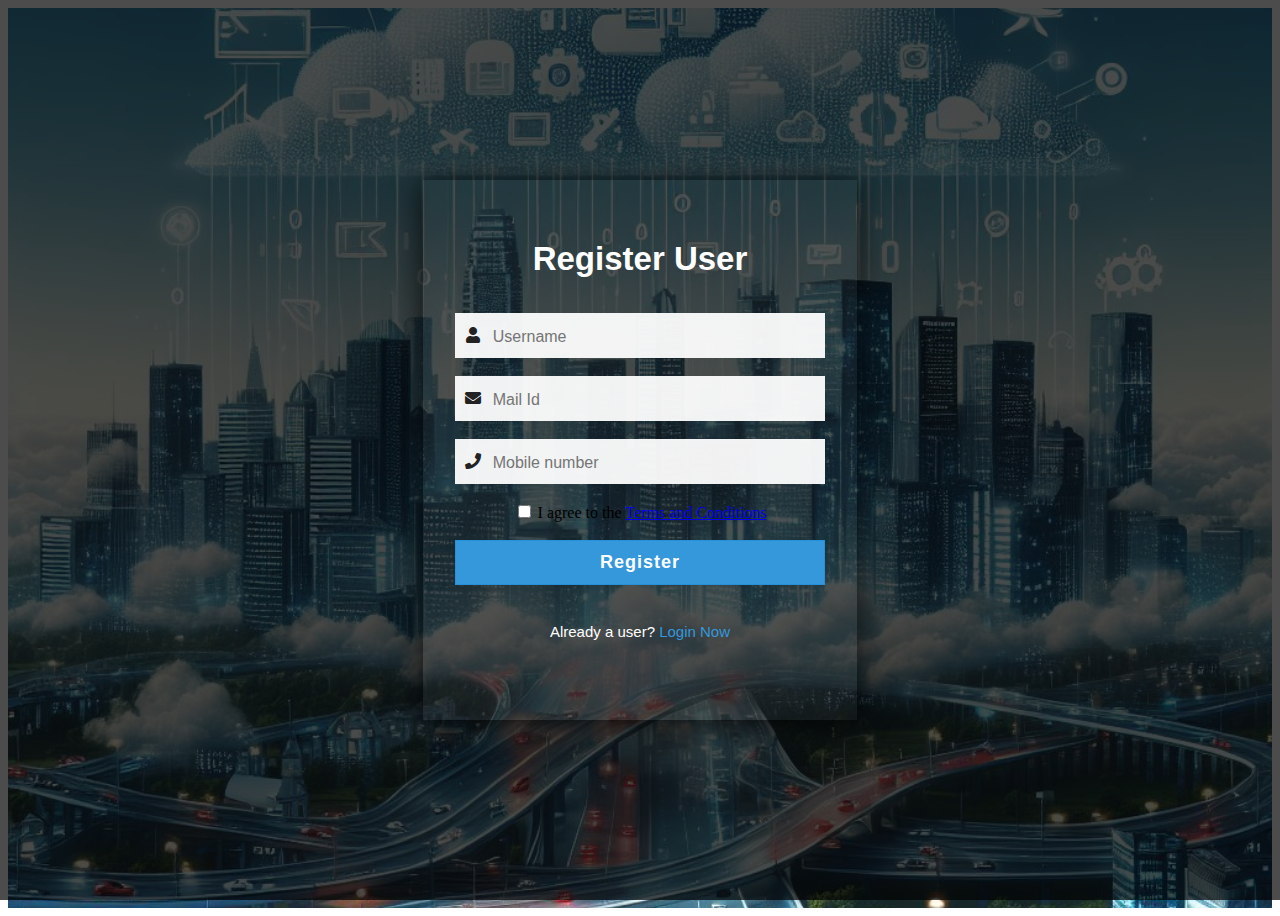
<file: index.html>
<!DOCTYPE html>
<!-- Created By CodingNepal -->
<html lang="en" dir="ltr">
  <head>
    <meta charset="utf-8" />
    <title>Transparent Login Form HTML CSS</title>
    <link rel="stylesheet" href="assets\css\style_register.css" />
    <link
      rel="stylesheet"
      href="https://cdnjs.cloudflare.com/ajax/libs/font-awesome/5.15.3/css/all.min.css"
    />
  </head>
  <body>
    <div class="bg-img">
      <div class="content">
        <header>Register User</header>
        <form action="courses.html" method="post">
          <div class="field">
            <span class="fa fa-user"></span>
            <input type="text" required placeholder="Username" />
          </div>
          <br />
          <div class="field">
            <span class="fa fa-envelope"></span>
            <input type="email" required placeholder="Mail Id" />
          </div>
          <br />
          <div class="field">
            <span class="fa fa-phone"></span>
            <input type="tel" placeholder="Mobile number" />
          </div>
          <br />
          <div>
            <input type="checkbox" id="terms" required>
            <label for="terms">I agree to the <a href="#">Terms and Conditions</a></label>
          </div>
          <br />
          <div class="field">
            <input type="submit" value="Register" />
          </div>
        </form>
        <br>
        <div class="login">
          Already a user?
          <a href="#">Login Now</a>
        </div>
      </div>
    </div>
    <script>
      const pass_field = document.querySelector(".pass-key");
      const showBtn = document.querySelector(".show");
      showBtn.addEventListener("click", function () {
        if (pass_field.type === "password") {
          pass_field.type = "text";
          showBtn.textContent = "HIDE";
          showBtn.style.color = "#3498db";
        } else {
          pass_field.type = "password";
          showBtn.textContent = "SHOW";
          showBtn.style.color = "#222";
        }
      });
</script>
  </body>
</html>
</file>
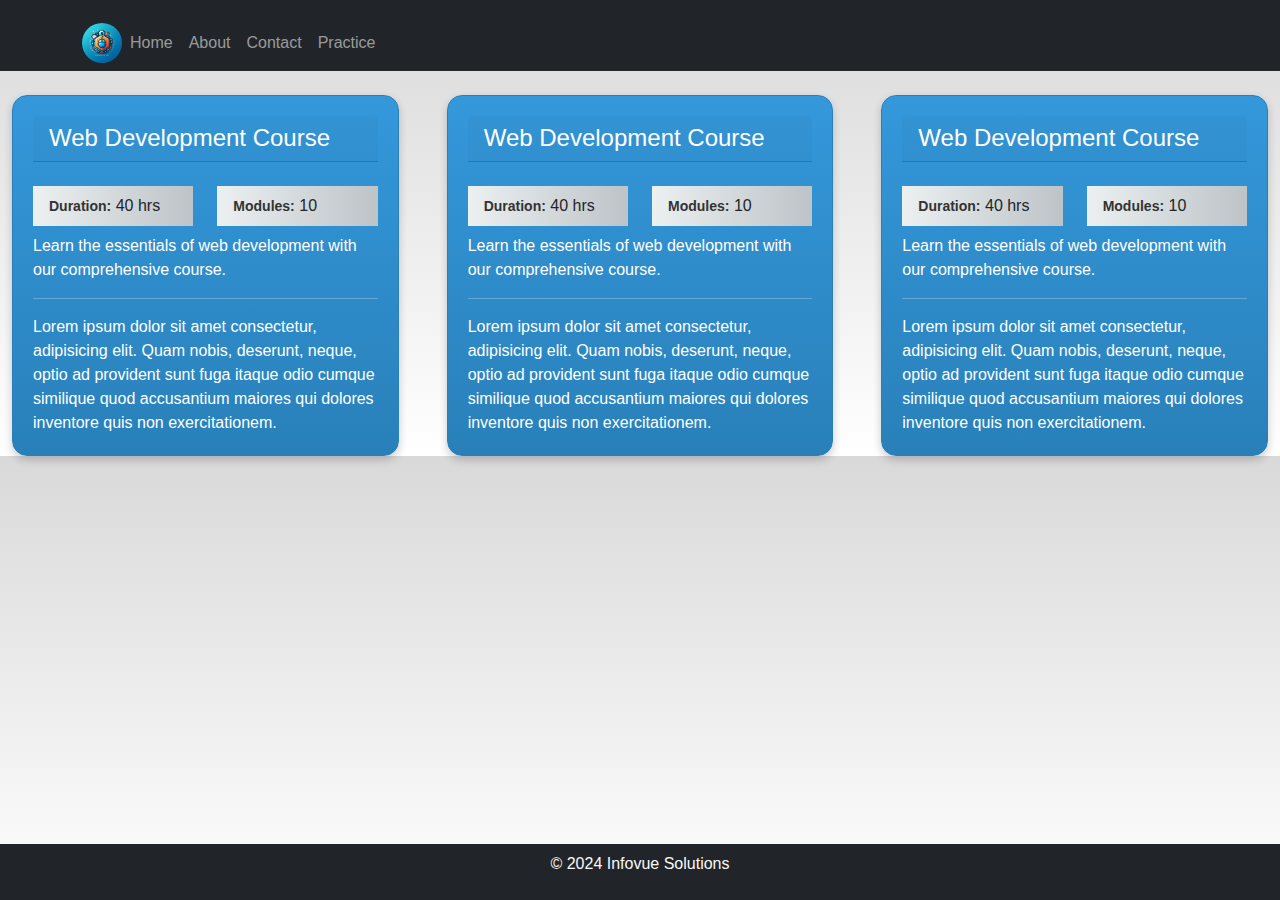
<file: courses.html>
<!DOCTYPE html>
<html lang="en">
<head>
  <!-- Bootstrap CSS -->
  <link href="https://cdn.jsdelivr.net/npm/bootstrap@5.3.0/dist/css/bootstrap.min.css" rel="stylesheet">
  <link rel="stylesheet" href="assets\css\style_courses.css">
  <meta charset="UTF-8">
  <meta name="viewport" content="width=device-width, initial-scale=1.0">
  <title>Courses offered</title>
</head>
<body>

<!-- Navbar -->
<nav class="navbar navbar-expand-lg navbar-dark bg-dark">
  <div class="container">
    <img class="logo" src="assets\images\logo.jpeg" alt="Image Not loaded">
    <button class="navbar-toggler" type="button" data-bs-toggle="collapse" data-bs-target="#navbarNav" aria-controls="navbarNav" aria-expanded="false" aria-label="Toggle navigation">
      <span class="navbar-toggler-icon"></span>
    </button>
    <div class="collapse navbar-collapse" id="navbarNav">
      <ul class="navbar-nav ml-auto">
        <li class="nav-item">
          <a class="nav-link" href="#">Home</a>
        </li>
        <li class="nav-item">
          <a class="nav-link" href="#">About</a>
        </li>
        <li class="nav-item">
          <a class="nav-link" href="#">Contact</a>
        </li>
        <li class="nav-item">
          <a class="nav-link" href="practice.html">Practice</a>
        </li>
      </ul>
    </div>
  </div>
</nav>

<!-- Content -->
<div class="row">
  <div class="col-12 col-md-4">
    <a class="courseCard" href="timeline.html">
      <div class="container mt-4">
        <div class="card">
          <div class="card-body">
            <div class="card-header">
              <h5 class="card-title">Web Development Course</h5>
            </div><br>
            <!-- Use row and col classes for side-by-side layout -->
            <div class="row">
              <div class="col-sm-6">
                <ul class="list-group list-group-flush">
                  <li class="list-group-item"><small>Duration:</small> 40 hrs</li>
                </ul>
              </div>
              <br><br>
              <div class="col-sm-6">
                <ul class="list-group list-group-flush">
                  <li class="list-group-item"><small>Modules:</small> 10</li>
                </ul>
              </div>
            </div>
            <p class="card-text">Learn the essentials of web development with our comprehensive course.</p><hr>
            <p class="card-text mt-3">
              Lorem ipsum dolor sit amet consectetur, 
              adipisicing elit. Quam nobis, deserunt, neque, 
              optio ad provident sunt fuga itaque odio 
              cumque similique quod accusantium maiores 
              qui dolores inventore quis non exercitationem.
            </p>
          </div>
        </div>
      </div>
    </a>
  </div>
  <div class="col-12 col-md-4">
    <a class="courseCard" href="timeline.html">
      <div class="container mt-4">
        <div class="card">
          <div class="card-body">
            <div class="card-header">
              <h5 class="card-title">Web Development Course</h5>
            </div><br>
            <!-- Use row and col classes for side-by-side layout -->
            <div class="row">
              <div class="col-sm-6">
                <ul class="list-group list-group-flush">
                  <li class="list-group-item"><small>Duration:</small> 40 hrs</li>
                </ul>
              </div>
              <br><br>
              <div class="col-sm-6">
                <ul class="list-group list-group-flush">
                  <li class="list-group-item"><small>Modules:</small> 10</li>
                </ul>
              </div>
            </div>
            <p class="card-text">Learn the essentials of web development with our comprehensive course.</p><hr>
            <p class="card-text mt-3">
              Lorem ipsum dolor sit amet consectetur, 
              adipisicing elit. Quam nobis, deserunt, neque, 
              optio ad provident sunt fuga itaque odio 
              cumque similique quod accusantium maiores 
              qui dolores inventore quis non exercitationem.
            </p>
          </div>
        </div>
      </div>
    </a>
  </div>
  <div class="col-12 col-md-4">
    <a class="courseCard" href="timeline.html">
      <div class="container mt-4">
        <div class="card">
          <div class="card-body">
            <div class="card-header">
              <h5 class="card-title">Web Development Course</h5>
            </div><br>
            <!-- Use row and col classes for side-by-side layout -->
            <div class="row">
              <div class="col-sm-6">
                <ul class="list-group list-group-flush">
                  <li class="list-group-item"><small>Duration:</small> 40 hrs</li>
                </ul>
              </div>
              <br><br>
              <div class="col-sm-6">
                <ul class="list-group list-group-flush">
                  <li class="list-group-item"><small>Modules:</small> 10</li>
                </ul>
              </div>
            </div>
            <p class="card-text">Learn the essentials of web development with our comprehensive course.</p><hr>
            <p class="card-text mt-3">
              Lorem ipsum dolor sit amet consectetur, 
              adipisicing elit. Quam nobis, deserunt, neque, 
              optio ad provident sunt fuga itaque odio 
              cumque similique quod accusantium maiores 
              qui dolores inventore quis non exercitationem.
            </p>
          </div>
        </div>
      </div>
    </a>
  </div>
</div>
<!-- Footer -->
<footer class="fixed-bottom bg-dark text-light text-center py-2">
  <p>&copy; 2024 Infovue Solutions</p>
</footer>


<!-- Bootstrap JS Bundle (Popper included) -->
<script src="https://cdn.jsdelivr.net/npm/bootstrap@5.3.0/dist/js/bootstrap.bundle.min.js"></script>

</body>
</html>
</file>
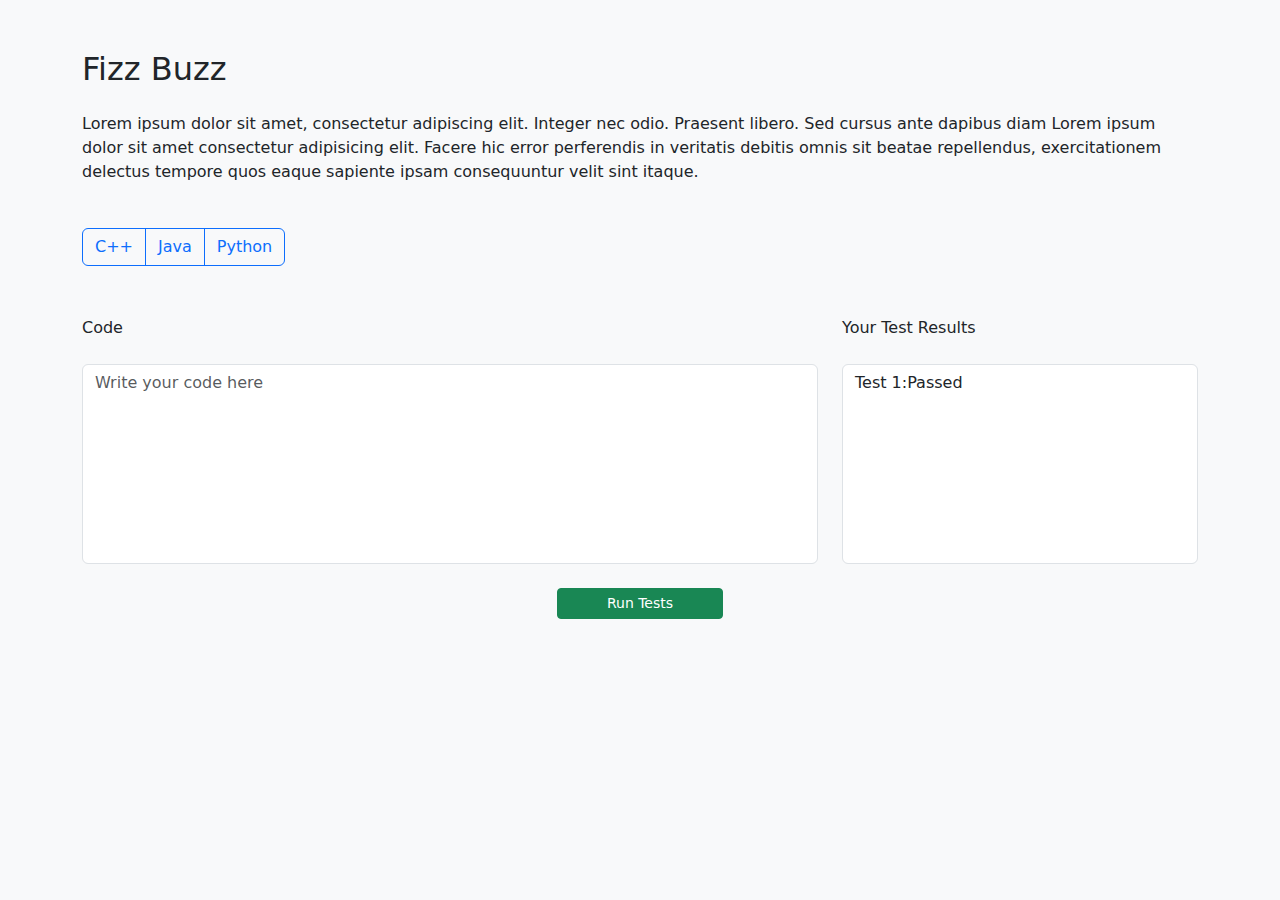
<file: practice.html>
<!DOCTYPE html>
<html lang="en">
<head>
  <meta charset="UTF-8">
  <meta name="viewport" content="width=device-width, initial-scale=1.0">
  <title>Coding Platform</title>
  <link rel="stylesheet" href="https://cdn.jsdelivr.net/npm/bootstrap@5.3.0/dist/css/bootstrap.min.css">
  <link rel="stylesheet" href="assets\css\style_practice.css">
</head>

<body>

  <div class="container">
    <h2 class="mb-4">Fizz Buzz</h2>

    <div class="form-group">
      Lorem ipsum dolor sit amet, consectetur adipiscing elit. Integer nec odio. Praesent libero. Sed cursus ante dapibus diam
      Lorem ipsum dolor sit amet consectetur adipisicing elit. Facere hic error perferendis in veritatis debitis omnis sit beatae repellendus, exercitationem delectus tempore quos eaque sapiente ipsam consequuntur velit sint itaque.
    </div>
    <br>
    <div class="form-group">
      <div class="row">
        <div class="col-12">
          <div class="btn-group" role="group" aria-label="Language Selection">
            <input type="radio" class="btn-check" name="language" id="cpp" autocomplete="off" value="cpp">
            <label class="btn btn-outline-primary" for="cpp">C++</label>
      
            <input type="radio" class="btn-check" name="language" id="java" autocomplete="off" value="java">
            <label class="btn btn-outline-primary" for="java">Java</label>
      
            <input type="radio" class="btn-check" name="language" id="python" autocomplete="off" value="python">
            <label class="btn btn-outline-primary" for="python">Python</label>
          </div>
        </div>
        <!-- Other content can be added here in additional columns -->
      </div>
      
      <div class="row">
        <div class="container col-8">
          Code <br><br>
          <textarea class="form-control coding-area col-3" id="codingArea" rows="10" placeholder="Write your code here"></textarea>
        </div>
        <div class="container col-4" id="testResults">
          Your Test Results <br><br>
          <!-- Give the textarea an ID for easier manipulation with JavaScript -->
          <textarea class="form-control coding-area col-3" readonly rows="10" placeholder="Your test results">Test 1:Passed
          </textarea>
          
        </div>
      </div>
    </div>
    <br>

    <div class="row">
      <div class="col-2 mx-auto">
        <button class="btn btn-success btn-sm w-100" onclick="runCode()">Run Tests</button>
      </div>
      <!-- Other content can be added here in additional columns -->
    </div>
    
    
    
  </div>
  <script src="https://cdn.jsdelivr.net/npm/bootstrap@5.3.0/dist/js/bootstrap.bundle.min.js"></script>

  <!-- <script>
    function runCode() {
      // Add your run code logic here
      alert('Running code...');

      // Show the test results textarea
      document.getElementById('testResults').style.display = 'block';
    }
  </script> -->
    <script>
    function runCode() {
      // Add your run code logic here
      // Simulating test results for demonstration
      var testsPassed = true; // Change this based on actual test results

      // Get the test results textarea element
      var testResultsTextarea = document.getElementById('testResults');

      // Display test results based on pass or fail
      if (testsPassed) {
        testResultsTextarea.value = "Tests Passed!";
        testResultsTextarea.classList.add('test-passed');
      } else {
        testResultsTextarea.value = "Tests Failed!";
        testResultsTextarea.classList.add('test-failed');
      }

      // Show the test results textarea
      testResultsTextarea.style.display = 'block';
    }
  </script>
</body>

</html>
</file>
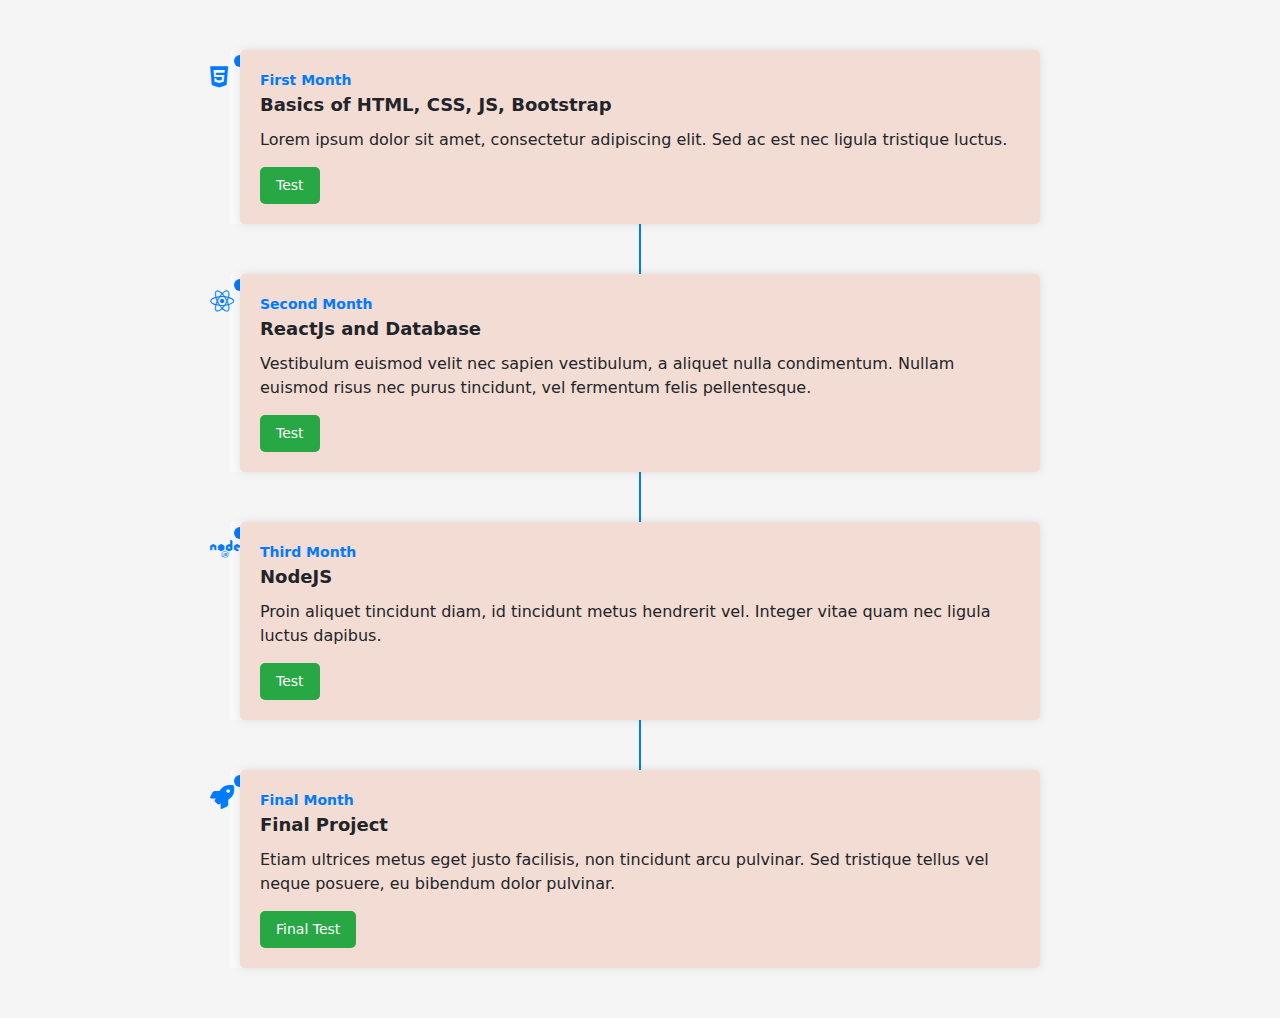
<file: timeline.html>
<!DOCTYPE html>
<html lang="en">
<head>
  <meta charset="UTF-8">
  <meta name="viewport" content="width=device-width, initial-scale=1.0">
  <title>Fancy Timeline</title>
  <!-- Bootstrap CSS -->
  <link href="https://cdn.jsdelivr.net/npm/bootstrap@5.3.0/dist/css/bootstrap.min.css" rel="stylesheet">
  <!-- Font Awesome CSS -->
  <link href="https://cdnjs.cloudflare.com/ajax/libs/font-awesome/5.15.1/css/all.min.css" rel="stylesheet">
  <link rel="stylesheet" href="assets\css\style_timeline.css">
</head>
<body>

<div class="container">
  <div class="timeline">
    <div class="timeline-item">
      <i class="fab fa-html5 timeline-icon"></i>
      <div class="timeline-content">
        <div class="timeline-date">First Month</div>
        <div class="timeline-heading">Basics of HTML, CSS, JS, Bootstrap</div>
        <div class="timeline-body">
          Lorem ipsum dolor sit amet, consectetur adipiscing elit. Sed ac est nec ligula tristique luctus.
        </div>
        <button class="test-button">Test</button>
      </div>
    </div>

    <div class="timeline-item">
      <i class="fab fa-react timeline-icon"></i>
      <div class="timeline-content">
        <div class="timeline-date">Second Month</div>
        <div class="timeline-heading">ReactJs and Database</div>
        <div class="timeline-body">
          Vestibulum euismod velit nec sapien vestibulum, a aliquet nulla condimentum. Nullam euismod risus nec purus tincidunt, vel fermentum felis pellentesque.
        </div>
        <button class="test-button">Test</button>
      </div>
    </div>

    <div class="timeline-item">
      <i class="fab fa-node timeline-icon"></i>
      <div class="timeline-content">
        <div class="timeline-date">Third Month</div>
        <div class="timeline-heading">NodeJS</div>
        <div class="timeline-body">
          Proin aliquet tincidunt diam, id tincidunt metus hendrerit vel. Integer vitae quam nec ligula luctus dapibus.
        </div>
        <button class="test-button">Test</button>
      </div>
    </div>

    <div class="timeline-item">
      <i class="fas fa-rocket timeline-icon"></i>
      <div class="timeline-content">
        <div class="timeline-date">Final Month</div>
        <div class="timeline-heading">Final Project</div>
        <div class="timeline-body">
          Etiam ultrices metus eget justo facilisis, non tincidunt arcu pulvinar. Sed tristique tellus vel neque posuere, eu bibendum dolor pulvinar.
        </div>
        <button class="test-button">Final Test</button>
      </div>
    </div>

    <!-- Add more timeline items as needed -->

  </div>
</div>

<!-- Bootstrap JS and Popper.js -->
<script src="https://cdn.jsdelivr.net/npm/bootstrap@5.3.0/dist/js/bootstrap.bundle.min.js"></script>
</body>
</html>
</file>
